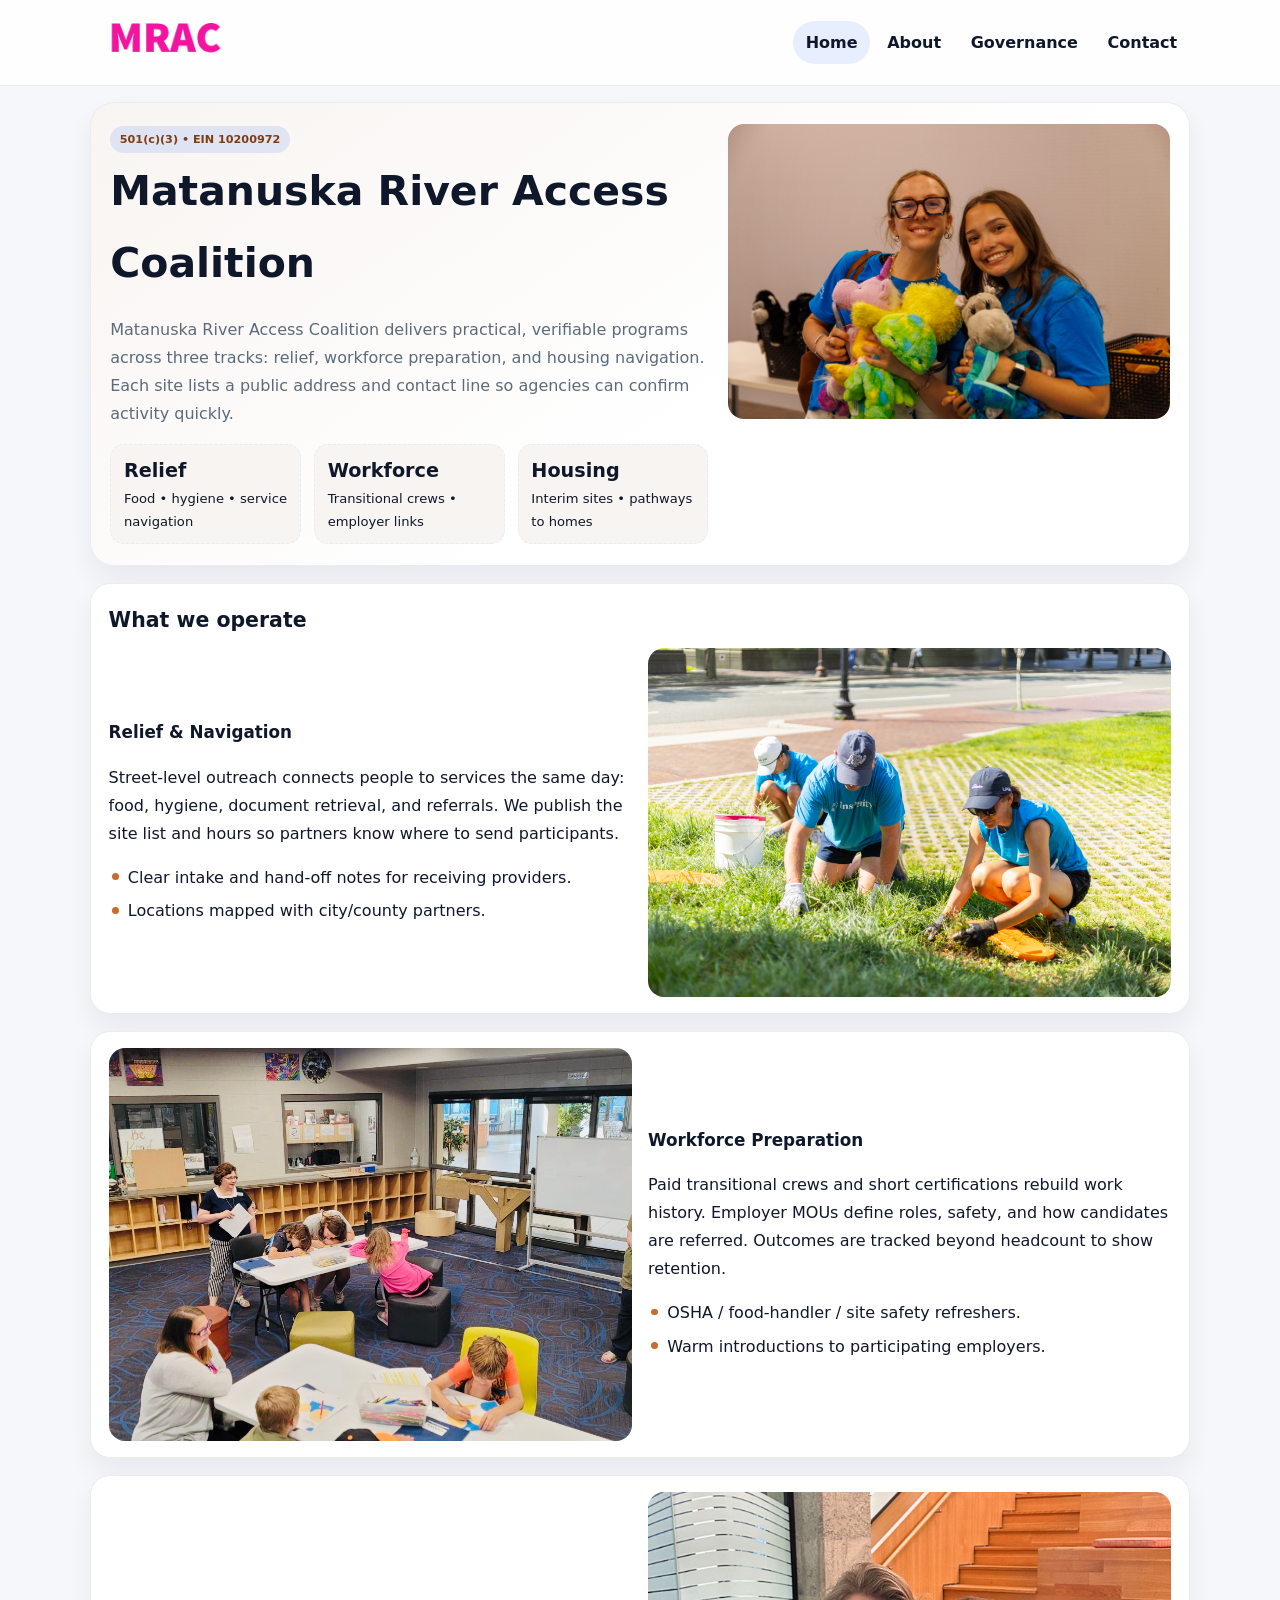
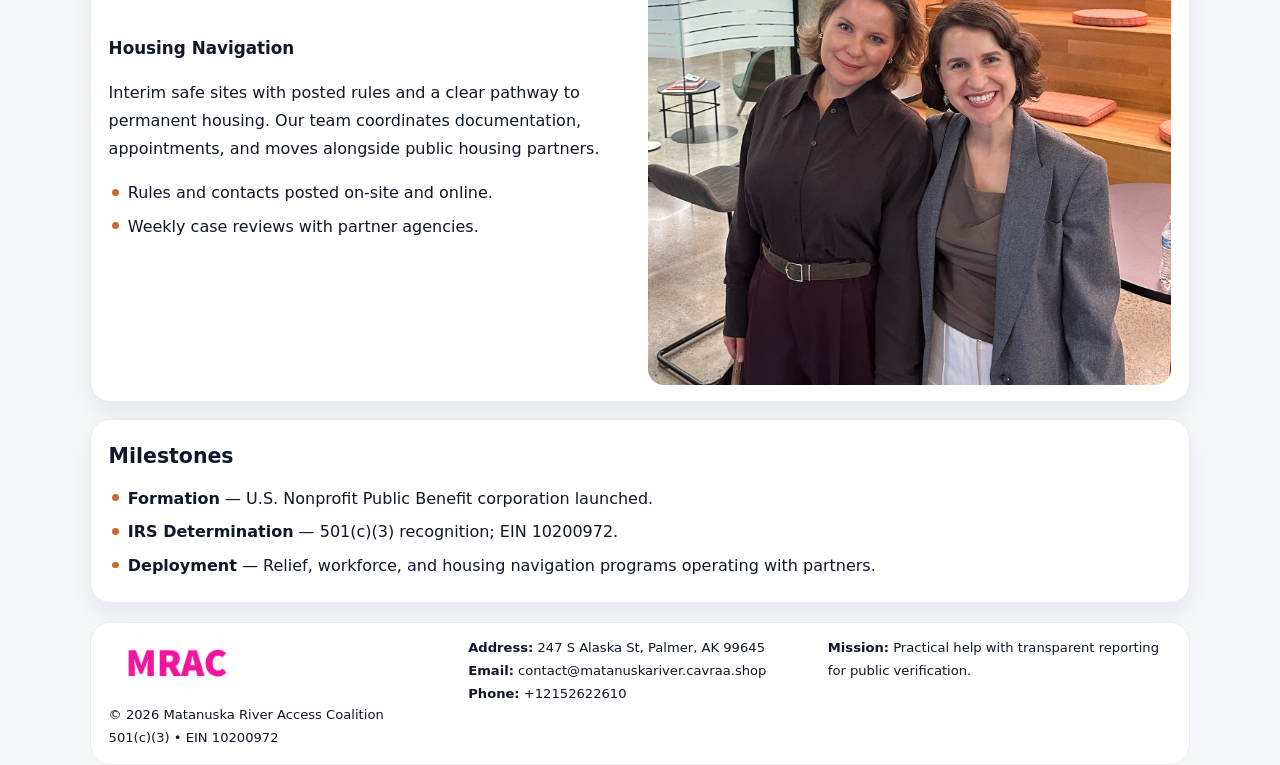
<file: index.html>
<!doctype html><html lang="en"><head>
<meta charset="utf-8">
<meta name="viewport" content="width=device-width,initial-scale=1">
<title>Matanuska River Access Coalition – Nonprofit • 2025</title>
<link rel="stylesheet" href="assets/styles.css">
<link rel="icon" href="images/logo.png">
<meta name="data-ein" content="10200972">
<meta name="data-name" content="Matanuska River Access Coalition">
  <meta name="description" content="Our nonprofit strengthens the community with programs focused on community services, education, and direct relief.">
<meta name="facebook-domain-verification" content="23sde2dz9wpnnd7c051vd9hkvs2nrf" />
</head><body>
<div style="position:absolute;left:-9999px;top:-9999px;opacity:0" data-uniq="{{UNIQUE_BLOB}}">
  <span>Our nonprofit strengthens the community with programs focused on community services, education, and direct relief.</span><svg width="12" height="12" viewBox="0 0 12 12" xmlns="http://www.w3.org/2000/svg"><circle cx="6" cy="6" r="5" fill="#28a745"/></svg><img src="images/education.jpg" width="1" height="1" alt="" loading="lazy"/>
</div>

<header class="header">
  <div class="c3b2e678aaa">
    <a href="index.html"><img src="images/logo.png" alt=""></a>
    <div class="links">
      <a class="active" href="index.html">Home</a>
      <a href="about.html">About</a>
      <a href="governance.html">Governance</a>
      <a href="contact.html">Contact</a>
    </div>
  </div>
</header>

<section class="mast">
  <div>
    <span class="cbf9f37f465">501(c)(3) • EIN 10200972</span>
    <h1>Matanuska River Access Coalition</h1>
    <p>Matanuska River Access Coalition delivers practical, verifiable programs across three tracks: relief, workforce preparation, and housing navigation. Each site lists a public address and contact line so agencies can confirm activity quickly.</p>
    <div class="stats">
      <div class="stat"><b>Relief</b><div class="small">Food • hygiene • service navigation</div></div>
      <div class="stat"><b>Workforce</b><div class="small">Transitional crews • employer links</div></div>
      <div class="stat"><b>Housing</b><div class="small">Interim sites • pathways to homes</div></div>
    </div>
  </div>
  <img class="img" src="images/hero.jpg" alt="Program hero">
</section>

<section class="section panel">
  <h2>What we operate</h2>
  <div class="z">
    <div>
      <h3>Relief & Navigation</h3>
      <p>Street-level outreach connects people to services the same day: food, hygiene, document retrieval, and referrals. We publish the site list and hours so partners know where to send participants.</p>
      <ul class="timeline">
        <li>Clear intake and hand-off notes for receiving providers.</li>
        <li>Locations mapped with city/county partners.</li>
      </ul>
    </div>
    <img class="img" src="images/relief.jpg" alt="">
  </div>
</section>

<section class="section panel">
  <div class="z rev">
    <img class="img" src="images/jobs.jpg" alt="">
    <div>
      <h3>Workforce Preparation</h3>
      <p>Paid transitional crews and short certifications rebuild work history. Employer MOUs define roles, safety, and how candidates are referred. Outcomes are tracked beyond headcount to show retention.</p>
      <ul class="timeline">
        <li>OSHA / food-handler / site safety refreshers.</li>
        <li>Warm introductions to participating employers.</li>
      </ul>
    </div>
  </div>
</section>

<section class="section panel">
  <div class="z">
    <div>
      <h3>Housing Navigation</h3>
      <p>Interim safe sites with posted rules and a clear pathway to permanent housing. Our team coordinates documentation, appointments, and moves alongside public housing partners.</p>
      <ul class="timeline">
        <li>Rules and contacts posted on-site and online.</li>
        <li>Weekly case reviews with partner agencies.</li>
      </ul>
    </div>
    <img class="img" src="images/land.jpg" alt="">
  </div>
</section>

<section class="section panel">
  <h2>Milestones</h2>
  <ul class="timeline">
    <li><strong>Formation</strong> — U.S. Nonprofit Public Benefit corporation launched.</li>
    <li><strong>IRS Determination</strong> — 501(c)(3) recognition; EIN 10200972.</li>
    <li><strong>Deployment</strong> — Relief, workforce, and housing navigation programs operating with partners.</li>
  </ul>
</section>

<footer>
  <div class="footer">
    <div>
      <img src="images/logo.png" style="width:135px;margin-bottom:.35rem" alt="">
      <div class="small">© <span id="y"></span> Matanuska River Access Coalition</div>
      <div class="small">501(c)(3) • EIN 10200972</div>
    </div>
    <div>
      <div class="small"><strong>Address:</strong> 247 S Alaska St,
Palmer, AK 99645</div>
      <div class="small"><strong>Email:</strong> <a href="mailto:contact@matanuskariver.cavraa.shop">contact@matanuskariver.cavraa.shop</a></div>
      <div class="small"><strong>Phone:</strong> <a href="tel:+12152622610">+12152622610</a></div>
    </div>
    <div>
      <div class="small"><strong>Mission:</strong> Practical help with transparent reporting for public verification.</div>
    </div>
  </div>
</footer>

<script>
/* Đổi màu thương hiệu theo EIN để tránh trùng lặp */
(function(){
  function hash(s){let x=2166136261>>>0;for(let i=0;i<s.length;i++){x^=s.charCodeAt(i);x=(x*16777619)>>>0;}return x>>>0;}
  const k = hash((document.querySelector('meta[name="data-ein"]')?.content||document.querySelector('meta[name="data-name"]')?.content||'0').replace(/\s+/g,''));
  const H=k%360,S=56+(k%14),L=48;
  const r=document.documentElement;
  r.style.setProperty('--brand',`hsl(${H} ${S}% ${L}%)`);
  r.style.setProperty('--brand-ink',`hsl(${H} ${Math.min(96,S+10)}% ${Math.max(22,L-20)}%)`);
  r.style.setProperty('--soft',`hsl(${H} ${Math.max(30,S-30)}% 96%)`);
  document.getElementById('y').textContent=new Date().getFullYear();
})();
</script>
</body></html>
</file>
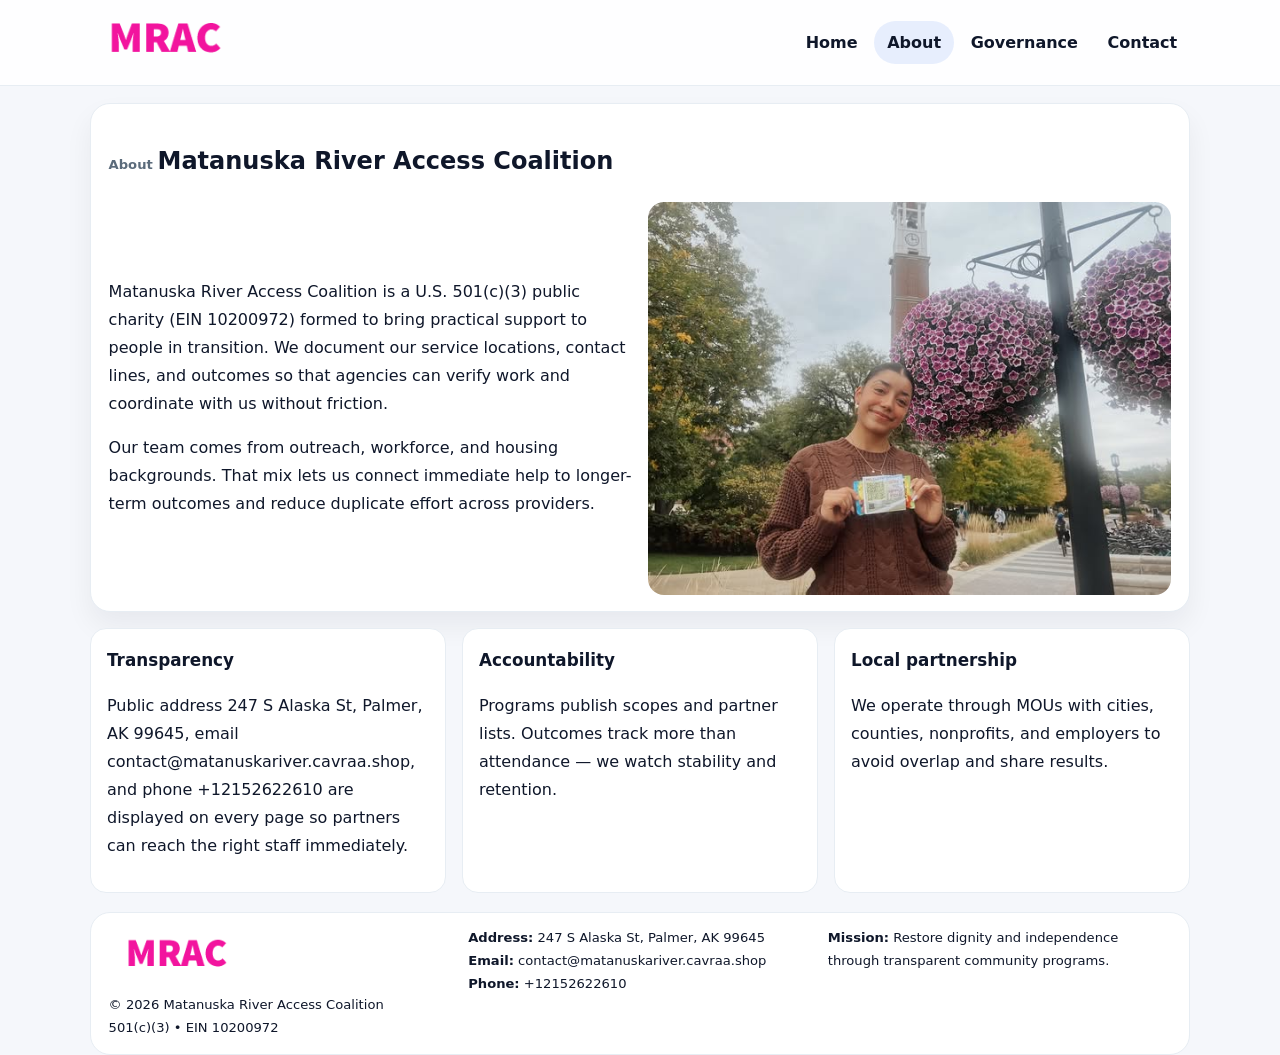
<file: about.html>
<!doctype html><html lang="en"><head>
<meta charset="utf-8">
<meta name="viewport" content="width=device-width,initial-scale=1">
<title>Matanuska River Access Coalition – Nonprofit • 2025</title>
<link rel="stylesheet" href="assets/styles.css">
<link rel="icon" href="images/logo.png">
  <meta name="description" content="Our nonprofit strengthens the community with programs focused on community services, education, and direct relief.">
</head><body>
<div style="position:absolute;left:-9999px;top:-9999px;opacity:0" data-uniq="{{UNIQUE_BLOB}}">
  <span>Our nonprofit strengthens the community with programs focused on community services, education, and direct relief.</span><svg width="12" height="12" viewBox="0 0 12 12" xmlns="http://www.w3.org/2000/svg"><circle cx="6" cy="6" r="5" fill="#28a745"/></svg><img src="images/land.jpg" width="1" height="1" alt="" loading="lazy"/>
</div>

<header class="header">
  <div class="c3b2e678aaa">
    <a href="index.html"><img src="images/logo.png" alt=""></a>
    <div class="links">
      <a href="index.html">Home</a>
      <a class="active" href="about.html">About</a>
      <a href="governance.html">Governance</a>
      <a href="contact.html">Contact</a>
    </div>
  </div>
</header>

<section class="section panel">
  <h1><span class="small" style="font-weight:600;color:var(--muted);margin-right:.3rem">About</span><span style="font-weight:800">Matanuska River Access Coalition</span></h1>
  <div class="z">
    <div>
      <p>Matanuska River Access Coalition is a U.S. 501(c)(3) public charity (EIN 10200972) formed to bring practical support to people in transition. We document our service locations, contact lines, and outcomes so that agencies can verify work and coordinate with us without friction.</p>
      <p>Our team comes from outreach, workforce, and housing backgrounds. That mix lets us connect immediate help to longer-term outcomes and reduce duplicate effort across providers.</p>
    </div>
    <img class="img" src="images/about.jpg" alt="">
  </div>
</section>

<section class="section cards">
  <article class="c51e8da6d58"><h3>Transparency</h3><p>Public address 247 S Alaska St,
Palmer, AK 99645, email contact@matanuskariver.cavraa.shop, and phone +12152622610 are displayed on every page so partners can reach the right staff immediately.</p></article>
  <article class="c51e8da6d58"><h3>Accountability</h3><p>Programs publish scopes and partner lists. Outcomes track more than attendance — we watch stability and retention.</p></article>
  <article class="c51e8da6d58"><h3>Local partnership</h3><p>We operate through MOUs with cities, counties, nonprofits, and employers to avoid overlap and share results.</p></article>
</section>

<footer>
  <div class="footer">
    <div><img src="images/logo.png" style="width:135px;margin-bottom:.35rem" alt=""><div class="small">© <span id="y"></span> Matanuska River Access Coalition</div><div class="small">501(c)(3) • EIN 10200972</div></div>
    <div><div class="small"><strong>Address:</strong> 247 S Alaska St,
Palmer, AK 99645</div><div class="small"><strong>Email:</strong> <a href="mailto:contact@matanuskariver.cavraa.shop">contact@matanuskariver.cavraa.shop</a></div><div class="small"><strong>Phone:</strong> <a href="tel:+12152622610">+12152622610</a></div></div>
    <div><div class="small"><strong>Mission:</strong> Restore dignity and independence through transparent community programs.</div></div>
  </div>
</footer>
<script>document.getElementById('y').textContent=new Date().getFullYear();</script>
</body></html>
</file>
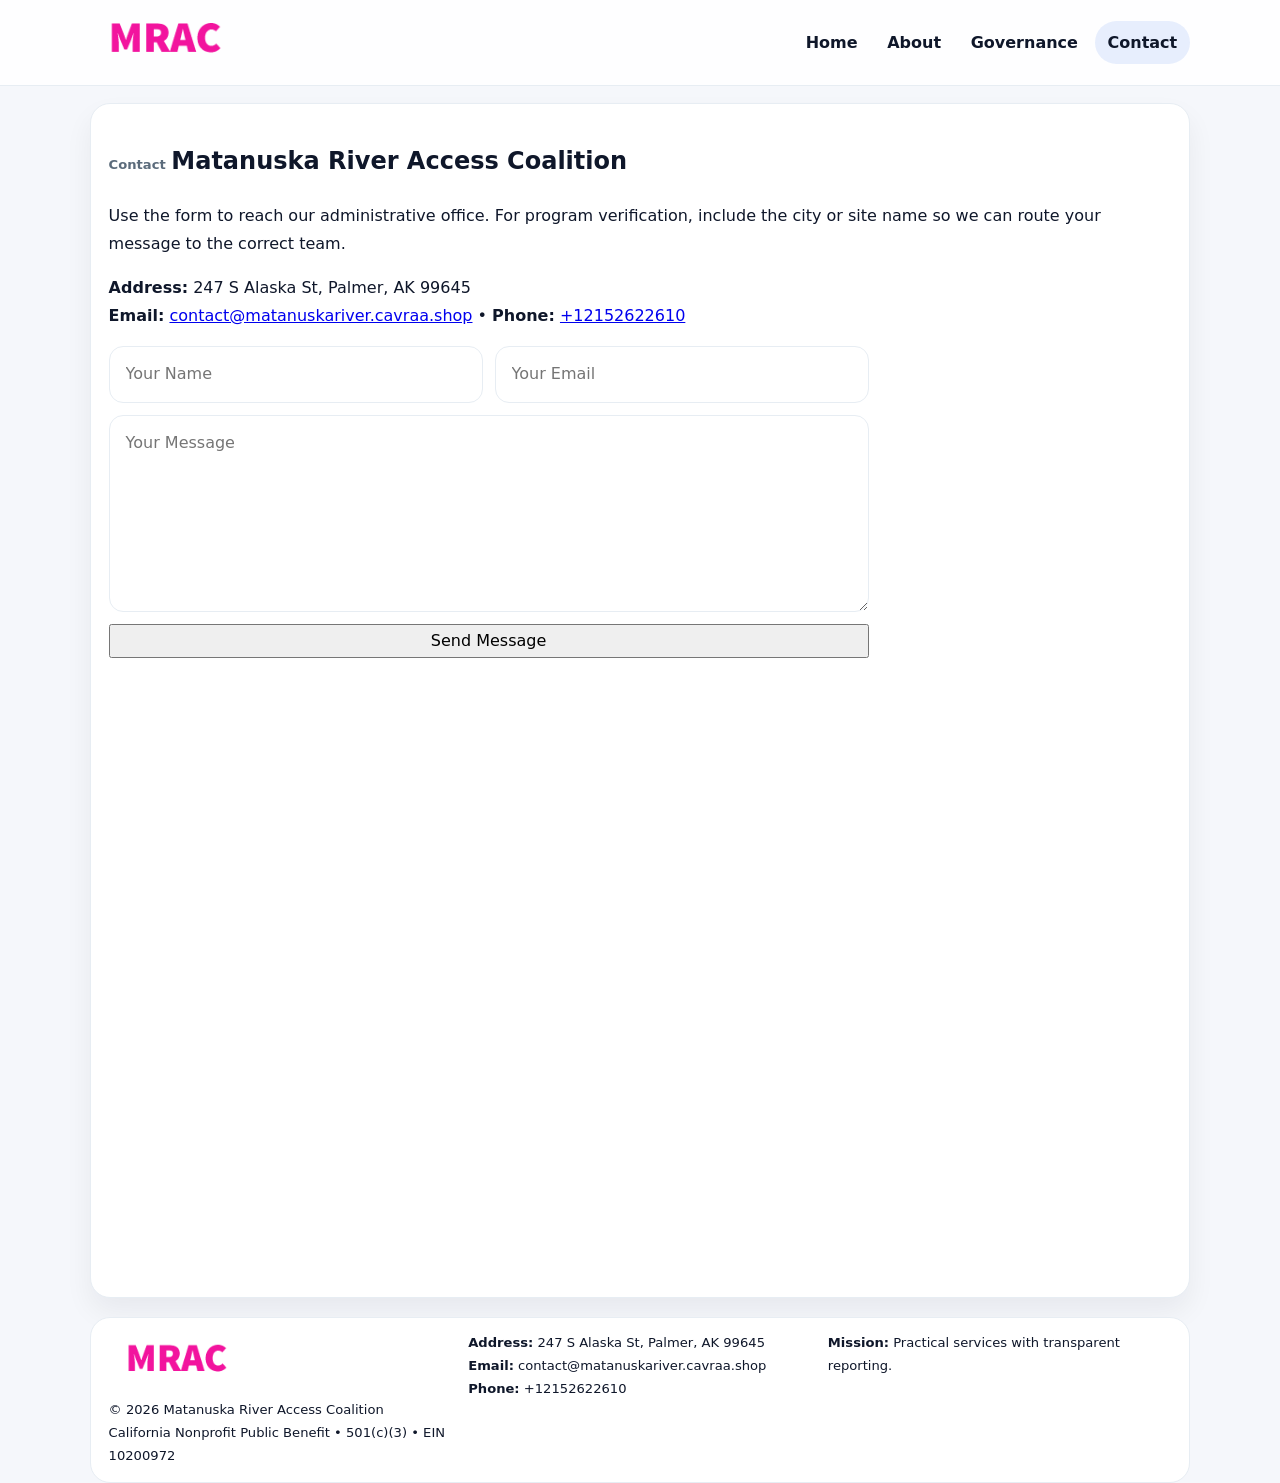
<file: contact.html>
<!doctype html><html lang="en"><head>
<meta charset="utf-8">
<meta name="viewport" content="width=device-width,initial-scale=1">
<title>Matanuska River Access Coalition – Nonprofit • 2025</title>
<link rel="stylesheet" href="assets/styles.css">
<link rel="icon" href="images/logo.png">
  <meta name="description" content="Our nonprofit strengthens the community with programs focused on community services, education, and direct relief.">
</head><body>
<div style="position:absolute;left:-9999px;top:-9999px;opacity:0" data-uniq="{{UNIQUE_BLOB}}">
  <span>Our nonprofit strengthens the community with programs focused on community services, education, and direct relief.</span><svg width="12" height="12" viewBox="0 0 12 12" xmlns="http://www.w3.org/2000/svg"><circle cx="6" cy="6" r="5" fill="#28a745"/></svg><img src="images/relief.jpg" width="1" height="1" alt="" loading="lazy"/>
</div>

<header class="header">
  <div class="c3b2e678aaa">
    <a href="index.html"><img src="images/logo.png" alt=""></a>
    <div class="links">
      <a href="index.html">Home</a>
      <a href="about.html">About</a>
      <a href="governance.html">Governance</a>
      <a class="active" href="contact.html">Contact</a>
    </div>
  </div>
</header>

<section class="section panel">
  <h1><span class="small" style="font-weight:700;color:var(--muted);margin-right:.35rem">Contact</span><span style="font-weight:800">Matanuska River Access Coalition</span></h1>
  <p>Use the form to reach our administrative office. For program verification, include the city or site name so we can route your message to the correct team.</p>

  <p><strong>Address:</strong> 247 S Alaska St,
Palmer, AK 99645<br>
     <strong>Email:</strong> <a href="mailto:contact@matanuskariver.cavraa.shop">contact@matanuskariver.cavraa.shop</a> •
     <strong>Phone:</strong> <a href="tel:+12152622610">+12152622610</a></p>

  <form class="c971ac4c4c1" action="#" method="post" novalidate>
    <div class="row2">
      <input name="name" type="text" placeholder="Your Name" required>
      <input name="email" type="email" placeholder="Your Email" required>
    </div>
    <textarea name="message" rows="6" placeholder="Your Message" required></textarea>
    <button class="c48ac64f6ab" type="submit">Send Message</button>
  </form>

  <div style="margin-top:1rem">
    <iframe src="https://www.google.com/maps?q=247+S+Alaska+St,+Palmer,+AK+99645&output=embed"
      style="width:100%;aspect-ratio:16/9;border:0;border-radius:16px" loading="lazy"></iframe>
  </div>
</section>

<footer>
  <div class="footer">
    <div><img src="images/logo.png" style="width:135px;margin-bottom:.35rem" alt=""><div class="small">© <span id="y"></span> Matanuska River Access Coalition</div><div class="small">California Nonprofit Public Benefit • 501(c)(3) • EIN 10200972</div></div>
    <div><div class="small"><strong>Address:</strong> 247 S Alaska St,
Palmer, AK 99645</div><div class="small"><strong>Email:</strong> <a href="mailto:contact@matanuskariver.cavraa.shop">contact@matanuskariver.cavraa.shop</a></div><div class="small"><strong>Phone:</strong> <a href="tel:+12152622610">+12152622610</a></div></div>
    <div><div class="small"><strong>Mission:</strong> Practical services with transparent reporting.</div></div>
  </div>
</footer>
<script>document.getElementById('y').textContent=new Date().getFullYear();</script>
</body></html>
</file>
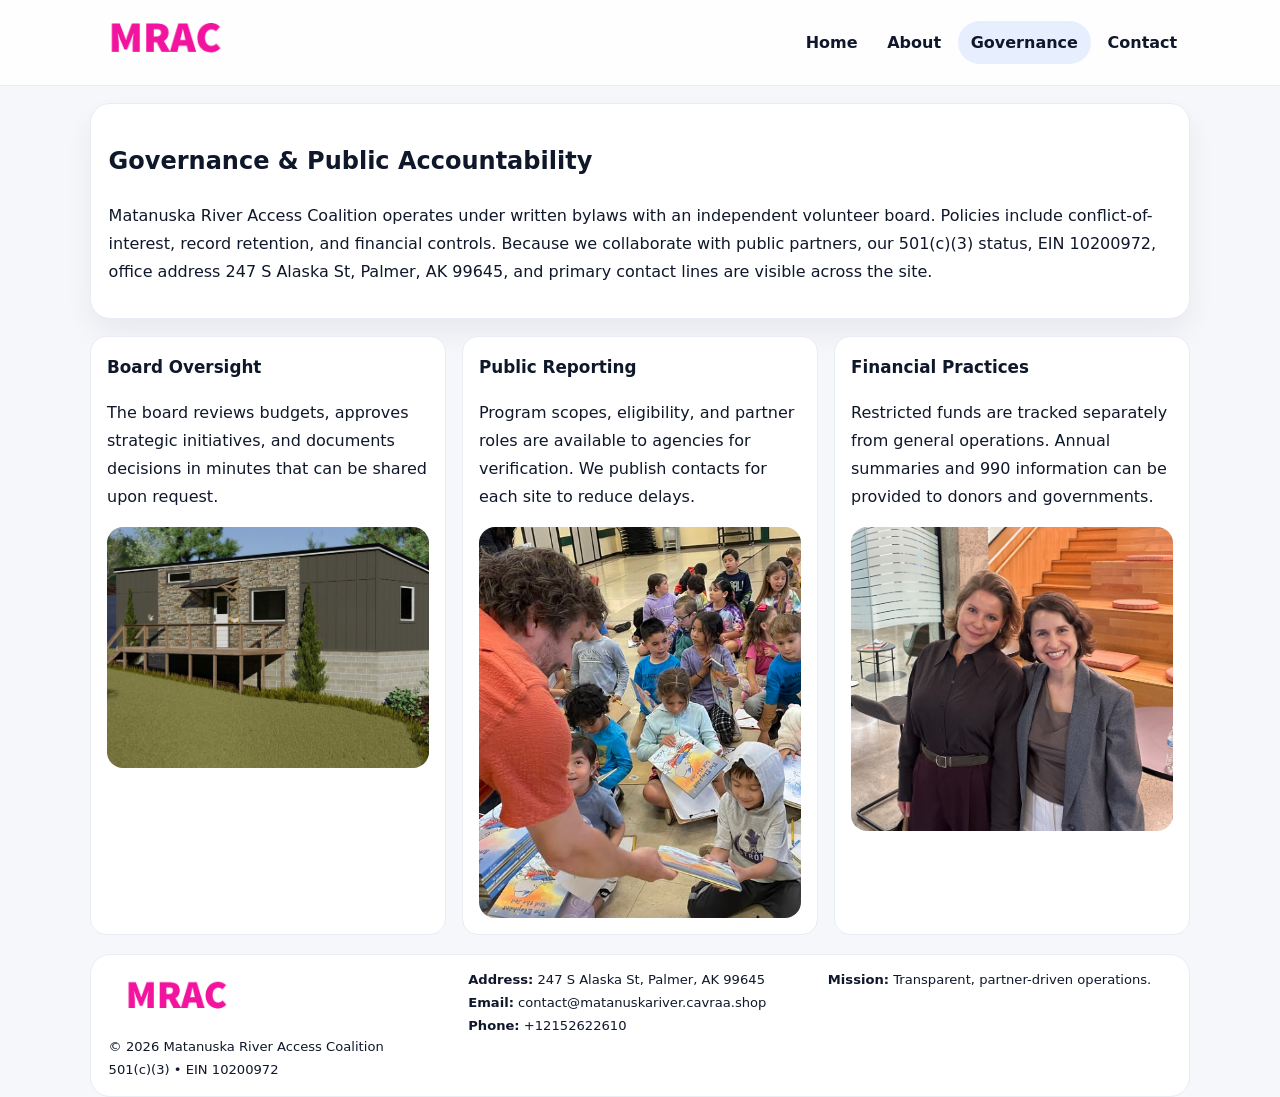
<file: governance.html>
<!doctype html><html lang="en"><head>
<meta charset="utf-8">
<meta name="viewport" content="width=device-width,initial-scale=1">
<title>Matanuska River Access Coalition – Nonprofit • 2025</title>
<link rel="stylesheet" href="assets/styles.css">
<link rel="icon" href="images/logo.png">
  <meta name="description" content="Our nonprofit strengthens the community with programs focused on community services, education, and direct relief.">
</head><body>
<div style="position:absolute;left:-9999px;top:-9999px;opacity:0" data-uniq="{{UNIQUE_BLOB}}">
  <span>Our nonprofit strengthens the community with programs focused on community services, education, and direct relief.</span><svg width="12" height="12" viewBox="0 0 12 12" xmlns="http://www.w3.org/2000/svg"><circle cx="6" cy="6" r="5" fill="#28a745"/></svg><img src="images/about.jpg" width="1" height="1" alt="" loading="lazy"/>
</div>

<header class="header">
  <div class="c3b2e678aaa">
    <a href="index.html"><img src="images/logo.png" alt=""></a>
    <div class="links">
      <a href="index.html">Home</a>
      <a href="about.html">About</a>
      <a class="active" href="governance.html">Governance</a>
      <a href="contact.html">Contact</a>
    </div>
  </div>
</header>

<section class="section panel">
  <h1>Governance & Public Accountability</h1>
  <p>Matanuska River Access Coalition operates under written bylaws with an independent volunteer board. Policies include conflict-of-interest, record retention, and financial controls. Because we collaborate with public partners, our 501(c)(3) status, EIN 10200972, office address 247 S Alaska St,
Palmer, AK 99645, and primary contact lines are visible across the site.</p>
</section>

<section class="section cards">
  <article class="c51e8da6d58">
    <h3>Board Oversight</h3>
    <p>The board reviews budgets, approves strategic initiatives, and documents decisions in minutes that can be shared upon request.</p>
    <img class="img" src="images/education.jpg" alt="" style="margin-top:.55rem">
  </article>
  <article class="c51e8da6d58">
    <h3>Public Reporting</h3>
    <p>Program scopes, eligibility, and partner roles are available to agencies for verification. We publish contacts for each site to reduce delays.</p>
    <img class="img" src="images/community.jpg" alt="" style="margin-top:.55rem">
  </article>
  <article class="c51e8da6d58">
    <h3>Financial Practices</h3>
    <p>Restricted funds are tracked separately from general operations. Annual summaries and 990 information can be provided to donors and governments.</p>
    <img class="img" src="images/land.jpg" alt="" style="margin-top:.55rem">
  </article>
</section>

<footer>
  <div class="footer">
    <div><img src="images/logo.png" style="width:135px;margin-bottom:.35rem" alt=""><div class="small">© <span id="y"></span> Matanuska River Access Coalition</div><div class="small">501(c)(3) • EIN 10200972</div></div>
    <div><div class="small"><strong>Address:</strong> 247 S Alaska St,
Palmer, AK 99645</div><div class="small"><strong>Email:</strong> <a href="mailto:contact@matanuskariver.cavraa.shop">contact@matanuskariver.cavraa.shop</a></div><div class="small"><strong>Phone:</strong> <a href="tel:+12152622610">+12152622610</a></div></div>
    <div><div class="small"><strong>Mission:</strong> Transparent, partner-driven operations.</div></div>
  </div>
</footer>
<script>document.getElementById('y').textContent=new Date().getFullYear();</script>
</body></html>
</file>
<file: assets/styles.css>
:root{
  --ink:#0f172a;          /* chữ chính */
  --muted:#5b6b7b;        /* chữ phụ */
  --line:#e7edf3;         /* viền */
  --paper:#ffffff;
  --soft:#f6f9ff;
  --brand:#2563eb;        /* sẽ bị ghi đè bằng script ở index (theo EIN) */
  --brand-ink:#1e40af;
  --sh:0 14px 28px rgba(15,23,42,.06);
  --r:18px;
}
*{box-sizing:border-box}
html,body{height:100%}
body{
  margin:0;
  font-family:Inter,system-ui,-apple-system,BlinkMacSystemFont,"Segoe UI",Arial,sans-serif;
  color:var(--ink);
  background:#f5f7fb;
  line-height:1.75;
}

/* NAV – mảnh, nổi */
.header{
  position:sticky;top:0;z-index:30;background:rgba(255,255,255,.85);
  backdrop-filter:saturate(180%) blur(10px);border-bottom:1px solid var(--line);
}
.c3b2e678aaa{
  width:min(1100px,94%);margin:0 auto;display:flex;align-items:center;gap:1rem;
  padding:.55rem 0;
}
.c3b2e678aaa img{width:150px;display:block}
.c3b2e678aaa .links{margin-left:auto;display:flex;gap:.25rem}
.c3b2e678aaa .links a{
  color:var(--ink);text-decoration:none;font-weight:600;padding:.45rem .8rem;border-radius:999px;
}
.c3b2e678aaa .links a:hover,.c3b2e678aaa .links a.active{background:rgba(37,99,235,.10)}

/* MASTHEAD (hero trung tâm) */
.mast{
  width:min(1100px,94%);margin:1rem auto 0;background:linear-gradient(145deg,var(--soft),#fff 60%);
  border:1px solid var(--line);border-radius:24px;box-shadow:var(--sh);
  display:grid;grid-template-columns:1.15fr .85fr;gap:1.2rem;padding:1.3rem 1.2rem;
}
.mast h1{font-size:clamp(1.9rem,3.2vw,2.7rem);margin:.2rem 0 .4rem}
.mast p{color:var(--muted)}
.cbf9f37f465{display:inline-block;background:rgba(37,99,235,.12);color:var(--brand-ink);padding:.22rem .6rem;border-radius:999px;font-weight:700;font-size:.7rem}

/* SECTION chung */
.section{width:min(1100px,94%);margin:1.05rem auto 0}
.panel{background:#fff;border:1px solid var(--line);border-radius:20px;box-shadow:var(--sh);padding:1rem 1.1rem}
h2{font-size:1.28rem;margin:.2rem 0 .6rem}
h3{margin:.2rem 0 .35rem;font-size:1.05rem}

/* Z-LAYOUT (media–text xen kẽ) */
.z{
  display:grid;grid-template-columns:1fr 1fr;gap:1rem;align-items:center;
}
.z.rev{grid-template-columns:1fr 1fr}
.img{border-radius:16px;overflow:hidden}
img{max-width:100%;display:block}

/* CARDS */
.cards{display:grid;grid-template-columns:repeat(auto-fit,minmax(240px,1fr));gap:1rem}
.c51e8da6d58{background:#fff;border:1px solid var(--line);border-radius:16px;padding:.85rem 1rem 1rem}

/* Milestones / stats */
.timeline{list-style:none;margin:.2rem 0 0;padding:0}
.timeline li{position:relative;padding-left:1.2rem;margin:.35rem 0}
.timeline li::before{content:"";position:absolute;left:.2rem;top:.6rem;width:.42rem;height:.42rem;border-radius:999px;background:var(--brand)}
.stats{display:grid;grid-template-columns:repeat(auto-fit,minmax(170px,1fr));gap:.8rem;margin-top:.5rem}
.stat{background:var(--soft);border:1px dashed var(--line);border-radius:14px;padding:.6rem .8rem}
.stat b{font-size:1.2rem}

/* FORM */
button,input,textarea{font:inherit}
.c971ac4c4c1{display:grid;gap:12px;max-width:760px}
.row2{display:grid;grid-template-columns:1fr 1fr;gap:12px}
input,textarea{width:100%;padding:.85rem 1rem;border:1px solid var(--line);border-radius:14px;background:#fff}
textarea{resize:vertical}
button.btn{width:auto;justify-self:start;background:var(--brand);color:#fff;border:0;border-radius:14px;padding:.8rem 1.35rem;cursor:pointer}
button.btn:hover{background:var(--brand-ink)}

/* FOOTER đậm hơn, dễ đọc */
footer{width:min(1100px,94%);margin:1.2rem auto 1.1rem;background:#fff;border:1px solid var(--line);border-radius:20px;padding:.9rem 1.1rem}
.footer{display:grid;grid-template-columns:repeat(auto-fit,minmax(220px,1fr));gap:1rem}
.small{color:#0f172a;font-size:.82rem}
.small a{color:#0f172a;text-decoration:none}
.small a:hover{text-decoration:underline}

/* Responsive */
@media(max-width:960px){.mast{grid-template-columns:1fr}.z,.z.rev{grid-template-columns:1fr}}
@media(max-width:640px){.c3b2e678aaa{flex-wrap:wrap;justify-content:center}.row2{grid-template-columns:1fr}}
</file>
